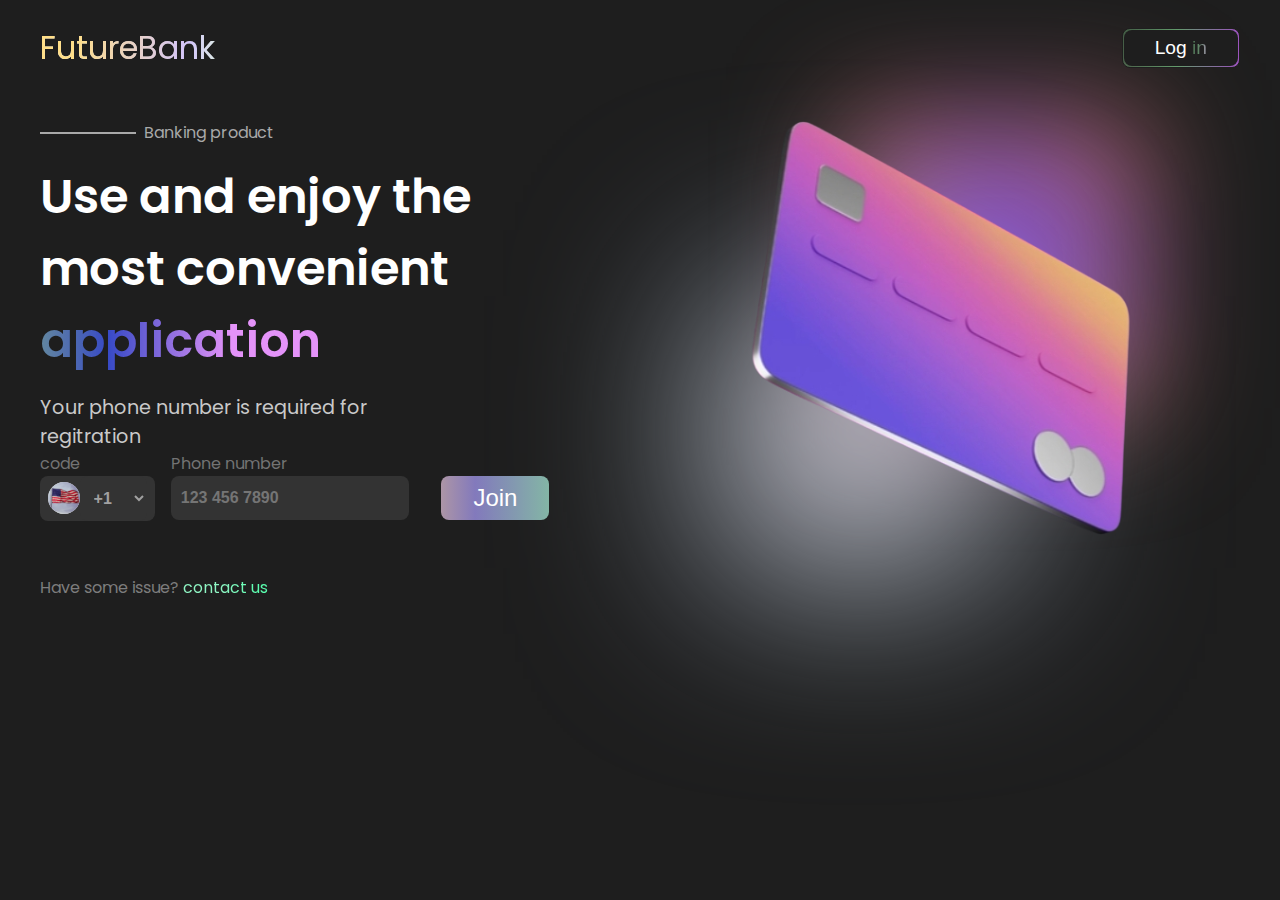
<file: bankapp/index.html>
<!DOCTYPE html>
<html lang="en">
<head>
    <meta charset="UTF-8">
    <meta http-equiv="X-UA-Compatible" content="IE=edge">
    <meta name="viewport" content="width=device-width, initial-scale=1.0">
    <title>Futurebank</title>
    <link href='https://fonts.googleapis.com/css?family=Poppins' rel='stylesheet'>
    <link rel="stylesheet" href="index.css">
</head>
<body>
    <header id="nav">
        <div id="logo">
            Future<span>Bank</span>
        </div>

        <button class="btn">
            Log <span>in</span>
        </button>

    </header>

    <section id="motd">
        <div>
            <div id="mes"><div id="line"></div><span>Banking product</span></div>
            <p id="bigmes">Use and enjoy the<br>
                most convenient<br>
                <span>application</span>
            </p>
            <div id="phoneheading">Your phone number is required for<br>regitration</div>
            <form id="phoneform">
                <div id="details">
                <div>
                    <label>code</label><br>
                    <div id="countryCode">
                    <img src="./images/country/england.svg">
                    <select id="cntcode" name="countryCode">
                       <option id="england" data-countryCode="US" value="1" Selected thumbnail="./images/country/england.svg">+1</option>
	                    <option data-countryCode="GB" value="44" ><img> +44</option>
                        </optgroup>
                    </select>
                    </div> 

                </div>
                <div>
                    <label>Phone number</label><br>
                    <input id="phonenoinput" type="tel" pattern="[0-9]{3} [0-9]{3} [0-9]{4}" placeholder="123 456 7890" required>
                </div>
                </div>
                <div id="phonebtndiv">
                    <button id="phonebtn" type="submit">Join</button>
                </div>
            </form>
            
                
                
        </div>
        
        <div id="carddiv">
            <div id="blur1"></div>
            <div id="blur2"></div>
            <img id="cardimg" src="./images/illustration/card.svg">
        </div>

    </section>

    <footer>
        <p>Have some issue? <span>contact us</span></p>
    </footer>
    
</body>
</html>
</file>
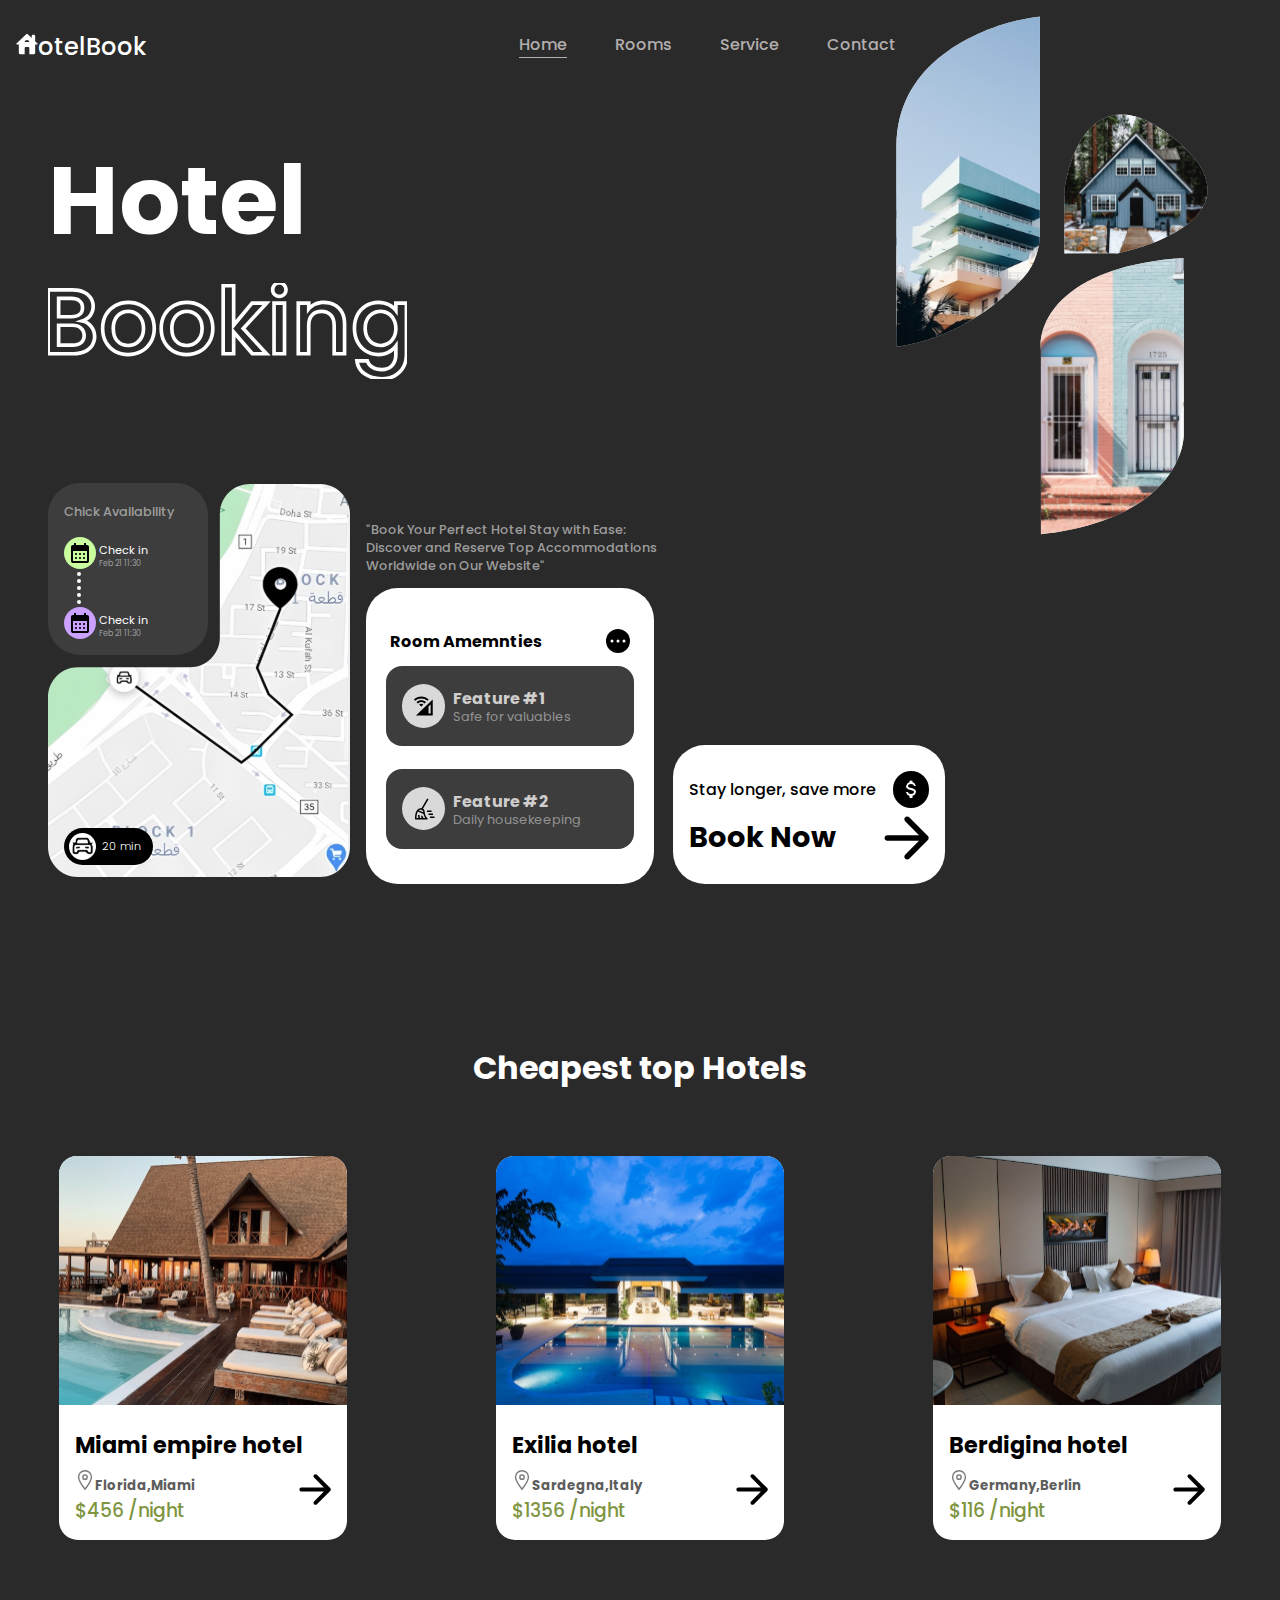
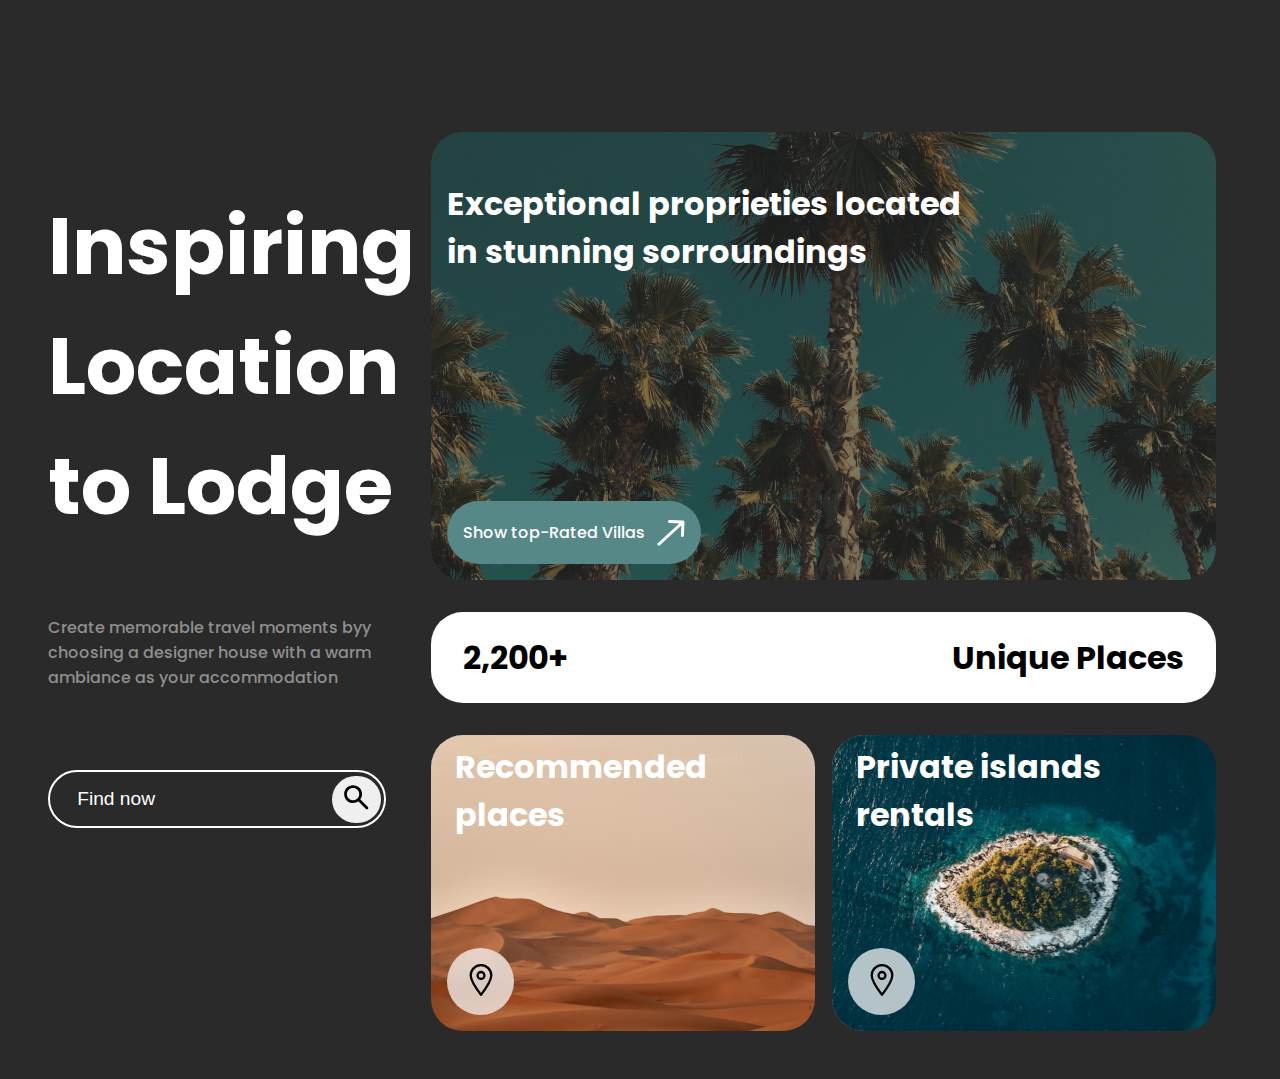
<file: hotelbooking/index.html>
<!DOCTYPE html>
<html lang="en">
<head>
    <meta charset="UTF-8">
    <meta http-equiv="X-UA-Compatible" content="IE=edge">
    <meta name="viewport" content="width=device-width, initial-scale=1.0">
    <title>HotelBook</title>
    <link href='https://fonts.googleapis.com/css?family=Poppins' rel='stylesheet'>
    <link rel="stylesheet" href="index.css">
</head>
<body>

    <header id="nav">
        <div id="navlogo">
            <img src="./icons/logo.svg"><span>otelBook</span>
        </div>
        <div id="subnav">
        <div id="navoptions">
            <ul>
                <li class="active">Home</li>
                <li>Rooms</li>
                <li>Service</li>
                <li>Contact</li>
            </ul>
        </div>
        <button id="navbtn">
            <svg width="25" height="18" viewBox="0 0 25 18" fill="none" xmlns="http://www.w3.org/2000/svg">
                <path d="M0.125 17.5H24.875V14.6667H0.125V17.5ZM0.125 10.4167H24.875V7.58333H0.125V10.4167ZM0.125 0.5V3.33333H24.875V0.5H0.125Z" fill="white"/>
                </svg>
        </button>

        <div id="designhousediv">
            <img src="./images/designhouse1.svg" alt="" id="house1">
            <div id="designhousesection">
            <img src="./images/designhouse3.svg" alt="" id="house3">
            <img src="./images/designhouse2.svg" alt="" id="house2">
            </div>
        </div>
        </div>
    </header>
    
    <section id="motd">
        <div>
            <h1>Hotel<br><img src="./icons/Booking.svg" alt="#"></h1>
        </div>
    </section>

    <div id="dashimg">

        <div id="mapbox">
            <div id="locbox">
                <p>Chick Availability</p>
                <div class="locflex" id="locflex1">
                    <div class="imgdiv"><img src="./icons/calender.svg"></div><h5>Check in<br><span>Feb 21 11:30</span></h5>
                </div>
                <div class="vertical_dotted_line"></div>
                <div class="locflex" id="locflex2">
                <div class="imgdiv" id="imgdiv2"><img src="./icons/calender.svg"></div><h5>Check in<br><span>Feb 21 11:30</span></h5>
                </div>
            </div>
            <img id="mapimg" src="./images/map.svg">
            <div id="timediv">
                <img src="./icons/car.svg">
                <h4>20 min</h4>
            </div>
            </div>

        
            <div id="featurediv">
                <p>"Book Your Perfect Hotel Stay with Ease:<br>
                    Discover and Reserve Top Accommodations<br>
                    Worldwide on Our Website"</p>
                <div id="featuresbox">
                    <section id="featureheading">
                        <h4>Room Amemnties</h4>
                        <div><svg xmlns="http://www.w3.org/2000/svg" fill="none" viewBox="0 0 24 24" stroke-width="1.5" stroke="currentColor" class="w-6 h-6">
                            <path stroke-linecap="round" stroke-linejoin="round" d="M6.75 12a.75.75 0 11-1.5 0 .75.75 0 011.5 0zM12.75 12a.75.75 0 11-1.5 0 .75.75 0 011.5 0zM18.75 12a.75.75 0 11-1.5 0 .75.75 0 011.5 0z" fill="white" />
                          </svg>
                          </div>
                    </section>
                    <div class="featuresection">
                        <section ><img id="featureimg1" src="./icons/network.svg"></section>
                        <h4>Feature #1 <br><span>Safe for valuables</span></h4>
                    </div>
                    <div class="featuresection" id="featuresection2">
                        <section><img id="featureimg2" src="./icons/carbon_clean.svg"></section>
                        <h4>Feature #2 <br><span>Daily housekeeping</span></h4>
                    </div>
        
                </div>
            </div>

            <div>
                <section id="bookingsection">
                    <div><p>Stay longer, save more</p>
                    <img id="dollarimg" src="./icons/dollar.svg"></div>
                    <h2>Book Now <img src="./icons/arrowright.svg" alt="#"></h2>
                </section>
            </div>

    </div>

        

    <div id="dashimg-sm">
        <p>"Book Your Perfect Hotel Stay with Ease:<br>
            Discover and Reserve Top Accommodations<br>
            Worldwide on Our Website"</p>
        <div>
        <div id="mapbox">
            <div id="locbox">
                <p>Chick Availability</p>
                <div class="locflex" id="locflex1">
                    <div class="imgdiv"><img src="./icons/calender.svg"></div><h5>Check in<br><span>Feb 21 11:30</span></h5>
                </div>
                <div class="vertical_dotted_line"></div>
                <div class="locflex" id="locflex2">
                <div class="imgdiv" id="imgdiv2"><img src="./icons/calender.svg"></div><h5>Check in<br><span>Feb 21 11:30</span></h5>
                </div>
            </div>
            <img id="mapimg" src="./images/map.svg">
            <div id="timediv">
                <img src="./icons/car.svg">
                <h4>20 min</h4>
            </div>
        </div>
        </div>

        <div id="featurediv">
            <div id="featuresbox">
                <section id="featureheading">
                    <h4>Room Amemnties</h4>
                    <div><svg xmlns="http://www.w3.org/2000/svg" fill="none" viewBox="0 0 24 24" stroke-width="1.5" stroke="currentColor" class="w-6 h-6">
                        <path stroke-linecap="round" stroke-linejoin="round" d="M6.75 12a.75.75 0 11-1.5 0 .75.75 0 011.5 0zM12.75 12a.75.75 0 11-1.5 0 .75.75 0 011.5 0zM18.75 12a.75.75 0 11-1.5 0 .75.75 0 011.5 0z" fill="white" />
                      </svg>
                      </div>
                </section>
                <div class="featuresection">
                    <section ><img id="featureimg1" src="./icons/network.svg"></section>
                    <h4>Feature #1 <br><span>Safe for valuables</span></h4>
                </div>
                <div class="featuresection" id="featuresection2">
                    <section><img id="featureimg2" src="./icons/carbon_clean.svg"></section>
                    <h4>Feature #2 <br><span>Daily housekeeping</span></h4>
                </div>
    
            </div>
        </div>

        <div>
            <section id="bookingsection">
                <div><p>Stay longer, save more</p>
                <img id="dollarimg" src="./icons/dollar.svg"></div>
                <h2>Book Now <img src="./icons/arrowright.svg" alt="#"></h2>
            </section>
        </div>


    </div>


    <div id="hotels">
        <h3 id="hoteltitle">Cheapest top Hotels</h3>
        <section id="hotelslider">
            <div class="hoteldiv">
                <img class="hotelimg" src="./images/miami.svg">
                <section class="hotelsection">
                    <h4>Miami empire hotel</h4>
                    <section class="hoteldetails">
                    <div>
                    <h5><img src="./icons/location.svg">Florida,Miami</h5>
                    <h3>$456 /night</h3>
                    </div>
                    <img class="hotelarrow" src="./icons/arrowright.svg">
                    </section>
                </section>
            </div>

            <div class="hoteldiv">
                <img class="hotelimg" src="./images/exilia.svg">
                <section class="hotelsection">
                    <h4>Exilia hotel</h4>
                    <section class="hoteldetails">
                    <div>
                    <h5><img src="./icons/location.svg">Sardegna,Italy</h5>
                    <h3>$1356 /night</h3>
                    </div>
                    <img class="hotelarrow" src="./icons/arrowright.svg">
                    </section>
                </section>
            </div>
    
            <div class="hoteldiv">
                <img class="hotelimg" src="./images/berdigian.svg">
                <section class="hotelsection">
                    <h4>Berdigina hotel</h4>
                    <section class="hoteldetails">
                    <div>
                    <h5><img src="./icons/location.svg">Germany,Berlin</h5>
                    <h3>$116 /night</h3>
                    </div>
                    <img class="hotelarrow" src="./icons/arrowright.svg">
                    </section>
                </section>
            </div>
        </section>


    </div>


    <div id="footer">
        <div id="footerleft">
            <h1>
                Inspiring<br>Location<br>to Lodge
            </h1>
            <p>Create memorable travel moments byy<br>choosing a designer house with a warm<br>ambiance as your accommodation </p>
            <div id="searchbox">
                <input type="text" placeholder="Find now"><button type="submit"><img src="./icons/search.svg"></button>
            </div>
        </div>

        <div id="footerright">
            <div id="bigimg">
                <h3>Exceptional proprieties located<br>
                in stunning sorroundings</h3>

                <div>
                    <p>Show top-Rated Villas</p><img src="./icons/arrowslantup.svg">
                </div>
            </div>
            <section id="placerating"><h1>2,200+</h1><h1>Unique Places</h1></section>
            <div id="smflex">
                <section class="smdiv" id="smdiv1">
                    <h3>Recommended <br> places</h3>
                    <button>
                        <svg width="20" height="20" viewBox="0 0 20 20" fill="none" xmlns="http://www.w3.org/2000/svg">
                            <path d="M16.4287 7.14244C16.4287 10.6996 10.0001 19.2853 10.0001 19.2853C10.0001 19.2853 3.57153 10.6996 3.57153 7.14244C3.57153 5.43748 4.24883 3.80234 5.45442 2.59675C6.66001 1.39116 8.29514 0.713867 10.0001 0.713867C11.7051 0.713867 13.3402 1.39116 14.5458 2.59675C15.7514 3.80234 16.4287 5.43748 16.4287 7.14244Z" stroke="#000000" stroke-width="1.42857" stroke-linecap="round" stroke-linejoin="round"/>
                            <path d="M10 9.28571C11.1835 9.28571 12.1429 8.32632 12.1429 7.14286C12.1429 5.95939 11.1835 5 10 5C8.81657 5 7.85718 5.95939 7.85718 7.14286C7.85718 8.32632 8.81657 9.28571 10 9.28571Z" stroke="#000000" stroke-width="1.42857" stroke-linecap="round" stroke-linejoin="round"/>
                            </svg>
                    </button>
                </section>

                <section class="smdiv" id="smdiv2">
                    <h3>Private islands<br>rentals </h3>
                    <button><svg width="20" height="20" viewBox="0 0 20 20" fill="none" xmlns="http://www.w3.org/2000/svg">
                        <path d="M16.4287 7.14244C16.4287 10.6996 10.0001 19.2853 10.0001 19.2853C10.0001 19.2853 3.57153 10.6996 3.57153 7.14244C3.57153 5.43748 4.24883 3.80234 5.45442 2.59675C6.66001 1.39116 8.29514 0.713867 10.0001 0.713867C11.7051 0.713867 13.3402 1.39116 14.5458 2.59675C15.7514 3.80234 16.4287 5.43748 16.4287 7.14244Z" stroke="#000000" stroke-width="1.42857" stroke-linecap="round" stroke-linejoin="round"/>
                        <path d="M10 9.28571C11.1835 9.28571 12.1429 8.32632 12.1429 7.14286C12.1429 5.95939 11.1835 5 10 5C8.81657 5 7.85718 5.95939 7.85718 7.14286C7.85718 8.32632 8.81657 9.28571 10 9.28571Z" stroke="#000000" stroke-width="1.42857" stroke-linecap="round" stroke-linejoin="round"/>
                        </svg>
                    </button>
                </section>
            </div>
        </div>


    </div>

    <div id="footerright-sm">
        <div id="bigimg-sm">
            <h3>Exceptional proprieties located<br>
            in stunning sorroundings</h3>

            <div>
                <p>Show top-Rated Villas</p><img src="./icons/arrowslantup.svg">
            </div>
        </div>
        <div id="smflex-sm">
            <section class="smdiv-sm" id="smdiv1-sm">
                <h3>Recommended <br> places</h3>
                <button>
                    <svg width="20" height="20" viewBox="0 0 20 20" fill="none" xmlns="http://www.w3.org/2000/svg">
                        <path d="M16.4287 7.14244C16.4287 10.6996 10.0001 19.2853 10.0001 19.2853C10.0001 19.2853 3.57153 10.6996 3.57153 7.14244C3.57153 5.43748 4.24883 3.80234 5.45442 2.59675C6.66001 1.39116 8.29514 0.713867 10.0001 0.713867C11.7051 0.713867 13.3402 1.39116 14.5458 2.59675C15.7514 3.80234 16.4287 5.43748 16.4287 7.14244Z" stroke="#000000" stroke-width="1.42857" stroke-linecap="round" stroke-linejoin="round"/>
                        <path d="M10 9.28571C11.1835 9.28571 12.1429 8.32632 12.1429 7.14286C12.1429 5.95939 11.1835 5 10 5C8.81657 5 7.85718 5.95939 7.85718 7.14286C7.85718 8.32632 8.81657 9.28571 10 9.28571Z" stroke="#000000" stroke-width="1.42857" stroke-linecap="round" stroke-linejoin="round"/>
                        </svg>
                </button>
            </section>

            <section class="smdiv-sm" id="smdiv2-sm">
                <h3>Private islands<br>rentals </h3>
                <button><svg width="20" height="20" viewBox="0 0 20 20" fill="none" xmlns="http://www.w3.org/2000/svg">
                    <path d="M16.4287 7.14244C16.4287 10.6996 10.0001 19.2853 10.0001 19.2853C10.0001 19.2853 3.57153 10.6996 3.57153 7.14244C3.57153 5.43748 4.24883 3.80234 5.45442 2.59675C6.66001 1.39116 8.29514 0.713867 10.0001 0.713867C11.7051 0.713867 13.3402 1.39116 14.5458 2.59675C15.7514 3.80234 16.4287 5.43748 16.4287 7.14244Z" stroke="#000000" stroke-width="1.42857" stroke-linecap="round" stroke-linejoin="round"/>
                    <path d="M10 9.28571C11.1835 9.28571 12.1429 8.32632 12.1429 7.14286C12.1429 5.95939 11.1835 5 10 5C8.81657 5 7.85718 5.95939 7.85718 7.14286C7.85718 8.32632 8.81657 9.28571 10 9.28571Z" stroke="#000000" stroke-width="1.42857" stroke-linecap="round" stroke-linejoin="round"/>
                    </svg>
                </button>
            </section>
        </div>
    </div>


    
</body>
</html>
</file>
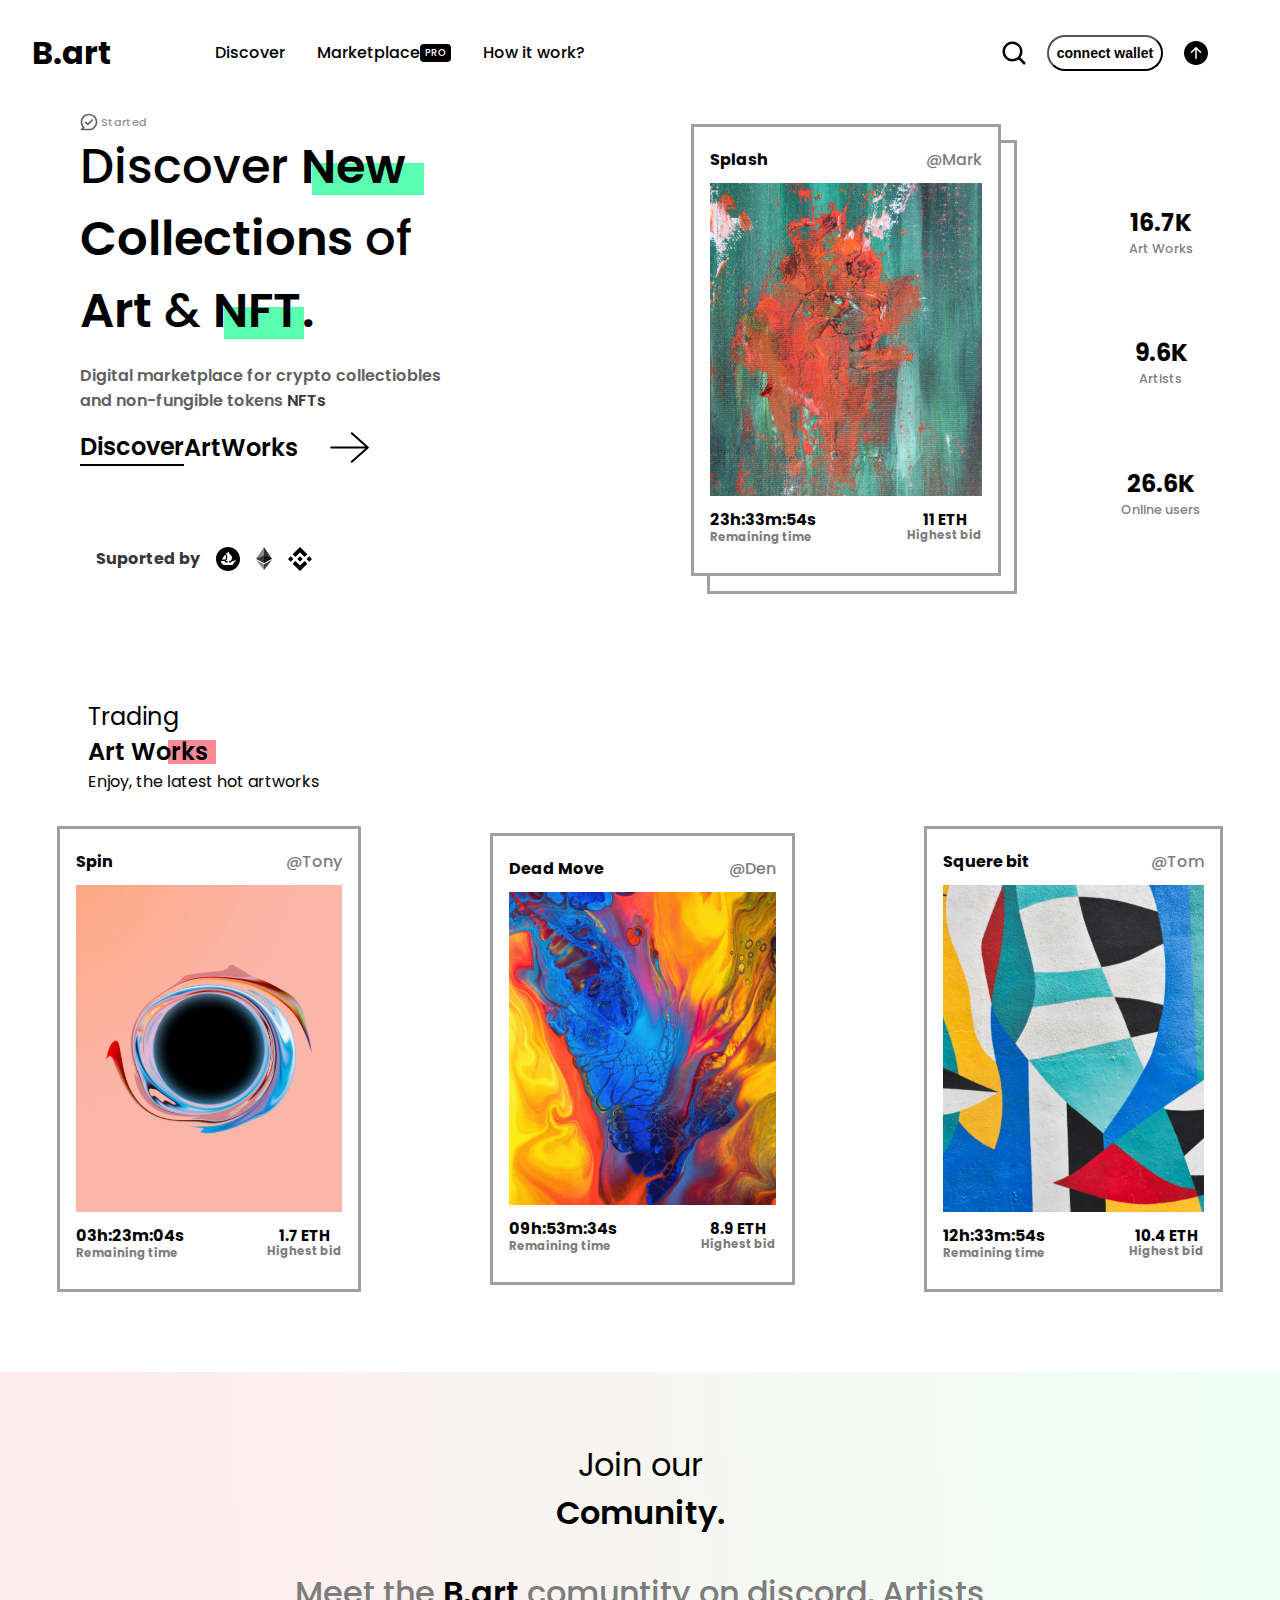
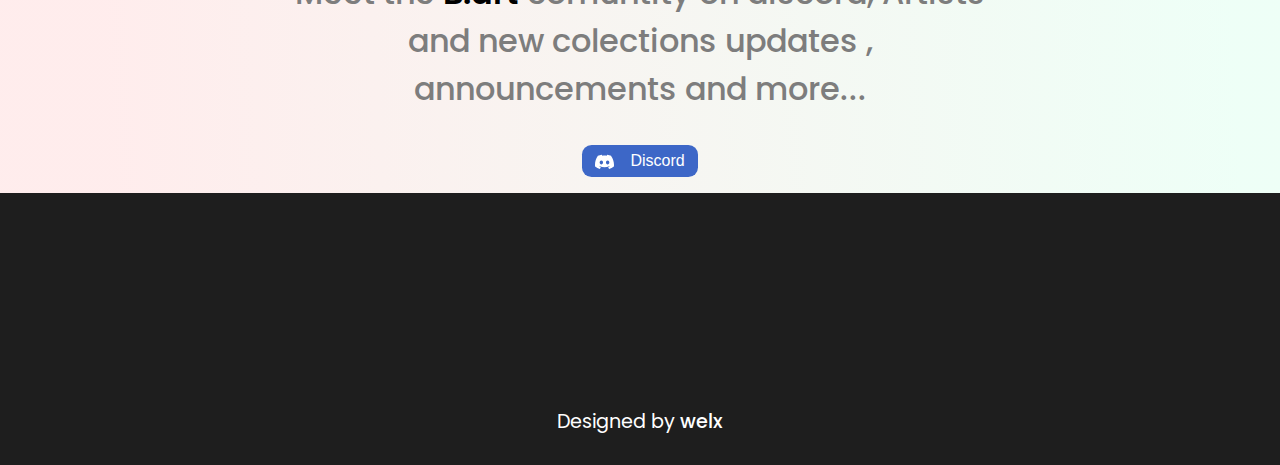
<file: nftWebsite/index.html>
<!DOCTYPE html>
<html lang="en">
<head>
    <meta charset="UTF-8">
    <meta http-equiv="X-UA-Compatible" content="IE=edge">
    <meta name="viewport" content="width=device-width, initial-scale=1.0">
    <title>B.art</title>

    <link href='https://fonts.googleapis.com/css?family=Poppins' rel='stylesheet'>
    <link rel="stylesheet" href="index.css">
</head>
<body>
    <header id="navbar">
        <div id="subnavleft">
            <h1>B.art</h1>
            <ul>
                <li>Discover</li>
                <li>Marketplace <span id="boldback">PRO</span></li>
                <li>How it work?</li>
            </ul>
        </div>
        <div id="subnavright">
            <img src="./icons/search.svg">
            <button id="contbtn">connect wallet</button>
            <img src="./icons/arrowup.svg">
        </div>
        <div id="subnavright-sm">
            <img src="./icons/search.svg">
            <img src="./icons/wallet.svg">
        </div>
    </header>

    <main id="motd">
        
        <div>
            <div id="message">
                <img src="./icons/message.svg"><span id="mes">Started</span>
            </div>
            <div id="motdmessage">Discover <span>New</span><div class="backbox" id="box1"></div><br>
                <span>Collections</span> of<br id="break">
                <span>Art</span> & <span>NFT.</span><div class="backbox" id="box2"></div>
            </div>
            <div id="motdsub">
                Digital marketplace for crypto collectiobles<br>
                and non-fungible tokens <span>NFTs</span>
            </div>
            <div id="motdbig"><span>Discover</span> ArtWorks <img src="./icons/arrowright.svg"></div>
            <div id="supportby">
                <h3>Suported by</h3>
                <img src="./icons/boat.svg">
                <img src="./icons/ethereum.svg">
                <img src="./icons/diamond.svg">
            </div>
        </div>

        <section id="imgrating">
            <div class="imgshadow"></div>
        <div>
            <div class="imgbox">
                <div class="imgheading"><h4>Splash</h4><p>@Mark</p></div>
                <img src="./images/imagemark.svg">
                <div class="imgfooter">
                    <div class="time"><h4>23h:33m:54s<div>Remaining time</div></h4></div>
                    <div class="eth"><h3>11 ETH<div>Highest bid</div></h3></div>
                </div>
            </div>
        </div>

        <div class="rating">
            <div><h2>16.7K<div class="ratingcat">Art Works</div></h2></div>
            <div><h2>9.6K<div class="ratingcat">Artists</div></h2></div>
            <div><h2>26.6K<div class="ratingcat">Online users</div></h2></div>
        </div>
    </section>
    </main>

    <main id="motd-sm">
    <div class="rating-sm">
        <div><h2>16.7K<div class="ratingcat">Art Works</div></h2></div>
        <div><h2>9.6K<div class="ratingcat">Artists</div></h2></div>
        <div><h2>26.6K<div class="ratingcat">Online users</div></h2></div>
    </div>
    <div>
        <div id="motdbig-sm">Discover <span>ArtWorks</span> <img src="./icons/arrowright.svg"></div>
    </div>
    </main>

    <div id="supportby-sm">
        <h3>Suported by</h3>
        <img src="./icons/boat.svg">
        <img src="./icons/ethereum.svg">
        <img src="./icons/diamond.svg">
    </div>


    
    <div id="tradingheading">
        <div>Trading</div>
        <div class="backbox" id="box3"></div>
        <section>Art Works</section>
        <p>Enjoy, the latest hot artworks</p>
    </div>
    <section class="nfts">
            <div class="imgbox">
                <div class="imgheading"><h4>Spin</h4><p>@Tony</p></div>
                <img src="./images/imagetony.svg">
                <div class="imgfooter">
                    <div class="time"><h4>03h:23m:04s<div>Remaining time</div></h4></div>
                    <div class="eth"><h3>1.7 ETH<div>Highest bid</div></h3></div>
                </div>
            </div>

            <div class="imgbox">
                <div class="imgheading"><h4>Dead Move</h4><p>@Den</p></div>
                <img src="./images/imageden.svg">
                <div class="imgfooter">
                    <div class="time"><h4>09h:53m:34s<div>Remaining time</div></h4></div>
                    <div class="eth"><h3>8.9 ETH<div>Highest bid</div></h3></div>
                </div>
            </div>

            <div class="imgbox">
                <div class="imgheading"><h4>Squere bit</h4><p>@Tom</p></div>
                <img src="./images/imagetom.svg">
                <div class="imgfooter">
                    <div class="time"><h4>12h:33m:54s<div>Remaining time</div></h4></div>
                    <div class="eth"><h3>10.4 ETH<div>Highest bid</div></h3></div>
                </div>
            </div>
    </section>

    <footer>
        <center>
            <h1>Join our <br><span>Comunity.</span></h1>
            <p>
                Meet the <span>B.art</span> comuntity on discord, Artists<br>
                and new colections updates ,<br>
                announcements and more...
            </p>
            <button id="discordbtn"><img src="./icons/discord.svg">Discord</button>
        </center>
    </footer>

    <div id="bottomdiv">
        <h1>Designed by <span>welx</span></h1>
    </div>


</body>
</html>
</file>
<file: bankapp/index.css>
body{
    font-family: 'Poppins';
    font-weight: 500;
    padding: 0px;
    color: #FFFFFF;
    background-color: #1E1E1E;
    scroll-behavior: smooth;
}

#nav{
    display: flex;
    justify-content: space-between;
    align-items: center;
    padding: 1rem 2rem;
    font-size: 2rem;
    font-weight: 400;
    
}

#logo{
    background: linear-gradient(91.77deg, #FFDE88 19.3%, rgba(167, 139, 247, 0.505797) 84.5%, rgba(185, 250, 169, 0.432292) 108.74%, rgba(94, 255, 18, 0) 227.59%), linear-gradient(0deg, #FFFFFF, #FFFFFF);
    -webkit-background-clip: text;
    -webkit-text-fill-color: transparent;
    cursor: pointer;
}


.btn {
    padding: 0.5rem 2rem;
    border: none;
    outline: none;
    position: relative;
    z-index: 1;
    border-radius: 0.5rem;
    border: 1px solid #1E1E1E;
    background: linear-gradient(269.58deg, #B239DD -19.97%, rgba(151, 255, 168, 0.554278) 53.52%, rgba(255, 165, 165, 0) 144.91%);
    font-size: 1.2rem;
    color: #FFFFFF;
    cursor: pointer;
}
.btn::before {
    content: "";
    position: absolute;
    left: 1px;
    right: 1px;
    top: 1px;
    bottom: 1px;
    border-radius: 0.5rem;
    background-color: #1E1E1E;
    z-index: -1;
    transition: 200ms
}

.btn span{
    background: linear-gradient(268.68deg, #E29CEE -65.4%, rgba(148, 230, 161, 0.522954) 61.56%, rgba(255, 255, 255, 0) 200.73%);
    -webkit-background-clip: text;
    -webkit-text-fill-color: transparent;

}


#motd{
    display: flex;
    justify-content: space-between;
    margin: 2rem 2rem;
}

#mes{
    display: flex;
    align-items:center;
    gap:0.5rem;
}

#line{
    height: 2px;
    width: 6rem;
    background-color: #A9A9A9;
}

#mes span{
    color: #A9A9A9;
    font-weight: 400;
}

#bigmes{
    margin: 1rem 0rem;
    font-size: 3rem;
    font-weight: 600;
}

#bigmes span{
    background: linear-gradient(270deg, #E493F9 32.32%, rgba(63, 86, 242, 0.790884) 75.59%, rgba(179, 255, 209, 0.61) 113.01%);
    -webkit-background-clip: text;
    -webkit-text-fill-color: transparent;
}

#phoneheading{
    color: #C9C9C9;
    font-size: 1.2rem;
    font-weight: 400;
}

#phoneform{
    display: flex;
    align-items: center;
    gap: 2rem;
}

#details{
    display: flex;
    justify-content: space-between;
    gap: 1rem;
    align-content: center;
}

#phoneform label{
    color: #737373;
    font-size: 1rem;
    font-weight: 400;
}

#phoneform input{
    background-color:#333333;
    border: none;
    padding: 0.8rem 0.6rem;
    border-radius: 0.5rem;
    font-size: 1rem;
    font-weight: 600;
    color: #A1A1A1;
}

#phoneform select{
    background-color:#333333;
    border: none;
    padding: 0.8rem 0.6rem;
    border-radius: 0.5rem;
    font-size: 1rem;
    font-weight: 600;
    color: #A1A1A1;
}

#phoneform input:focus{
    outline: none;
}

#cntcode{
    cursor: pointer;
}

#countryCode{
    display: flex;
    justify-content: center;
    align-items: center;
    background-color: #333333;
    padding: 0rem 0.5rem;
    border-radius: 0.5rem;
}

#countryCode img{
    width: 2rem;
    height: 2rem;
}

#cntcode:focus{
    outline: none;
}

#phonebtn{
    margin-top: 1.5rem;
    background: linear-gradient(269.95deg, #84EE8F -64.98%, rgba(164, 152, 241, 0.75) 68.36%, #FFCB7C 160.63%);
    border: none;
    padding: 0.5rem 2rem;
    border-radius: 0.5rem;
    color: #FFFFFF;
    font-size: 1.5rem;
    font-weight: 300 !important;
    cursor: pointer;
}

#endland{
    background-image:url("./images/country/england.svg");
}



#cardimg{
    margin-right: 5rem;
}

#blur1{
    position: absolute;
    height: 18rem;
    width: 18rem;
    /* background-color: white; */
    background: radial-gradient(#3F21F2, #F98F54 );
    filter: blur(60px);
    margin-left: 10rem;
    z-index: -10;
}


#blur2{
    position: absolute;
    height: 17rem;
    width: 17rem;
    background: radial-gradient(#FF78E1 ,#CEFBD8,#7D6CE3);
    filter: blur(100px);
    margin-top: 11rem;
    margin-left: 2rem;
    z-index: -10;
}

footer{
    margin: 0.5rem 2rem;
}

footer p{
    font-size: 1rem;
    font-weight: 400;
    color: #7D7D7D;
}

footer p span{
    background: linear-gradient(90deg, #8ef5c3 44.76%, #59FFAF 89.67%);
    -webkit-background-clip: text;
    -webkit-text-fill-color: transparent;
    cursor: pointer;
}

@media (max-width: 900px){

    #nav{
        padding: 1rem 0.2rem;
    }

    .btn{
        font-size: 1rem;
    }

    #logo{
        font-size: 1.5rem;

    }

    #motd{
        display: flex;
        flex-direction: column;
        width: 100%;
        margin: 1rem 0rem 0rem 0rem;
    }

    #motd div p br{
        display: none;
    }

    #line{
        display: none;
    }

    #mes{
        display: block;
        text-align: center;
    }

    #bigmes{
        font-size: 2.5rem;
        text-align: center;
        width: 100%;
        margin-top: 0px;
    }

    #carddiv{
        z-index: -5;
        position: absolute;
        left: 0;
        top: 2rem;
        display: flex;
        justify-content: center;
        align-items: start;
        width: 100vw;
        height: 100vh; 
        overflow: hidden;
    }

    #blur1{
        margin-top: 11rem;
        margin-left: 5rem;
    }

    #blur2{
        display: none;
    }



    #cardimg{
        margin: 5rem 0rem 0rem -4rem;
    }

    #phoneheading{
        text-align: center;
        font-weight: 600;
    }

    #phoneform{
        flex-direction: column;
        align-items: start;
        gap: 1rem;
        margin: 1rem 0rem 0rem 1rem;
    }

    #details{
        width: 100%;
        display: flex;
        justify-content: center;
        align-items: center;
    }

    #details label{
        font-weight: 600;
    }
    #phonenoinput{
        width: 10rem;
    }
    
    #phonebtndiv{
        display: flex;
        justify-content: center;
        width: 100%;
        margin: 0rem 0rem 1rem 0rem;
        
    }

    footer{
        text-align: center;
    }
}
</file>
<file: hotelbooking/index.css>
body{
    margin: 0px;
    padding: 0px;
    font-weight: 500;
    font-family: 'Poppins';
    color: #FFFFFF;
    scroll-behavior: smooth;
    background-color: #2A2A2A;
}



#nav{
    display: flex;
    justify-content: space-between;
    align-items: start;
    margin: 1rem;
    height: 3rem;
}


#navlogo span{
    font-size: 1.5rem;
}

#navlogo{
    margin-top: 0.8rem;
    cursor: pointer;    
}

#navbtn{
    background-color: #2A2A2A;
    border: none;
    display: none;
}

#navoptions ul{
    list-style-type: none;
    display: flex;
    justify-content: space-around;
    gap: 3rem;
    color: #B3AEAE;
}

#navoptions ul li{
    cursor: pointer;
}

.active{
    border-bottom: #B3AEAE 1px solid;
}

#subnav{
    display: flex;
    margin-right: 3rem;
}

#designhousediv{
    width: 20rem;
}

#designhouseesection{
    margin-left: 5rem;
    width: fit-content;
}

#designhousediv img{
    width: 9rem;
}

#house3{
    position: absolute;
    margin-top: -15rem;
    margin-left: 10.5rem;
}

#house2{
display: block;
position: absolute;
margin-left: 9rem;
margin-top: -6rem;

}


#motd{
    margin-left: 3rem;
    font-size: 3rem;
}

#motd div h1 img{
    height: 6rem;
}



#locbox{
    background-color: #3D3D3D;
    display: flex;
    flex-direction: column;
    justify-content: start;
    align-items: start;
    padding: 0.3rem 2rem 0.5rem 1rem;
    height: 10rem;
    width: 7rem;
    border-radius: 2rem;
}

#mapbox{
    width: fit-content;
}

#mapbox img{
    margin-left: 0px;
}

#locbox p{
    color: #9D9D9D;
    font-size: 0.8rem;
    margin-top: 1rem;
}

.imgdiv{
    display: flex;
    justify-content: center;
    align-items: center;
    background-color: #C9FF9F;
    border-radius: 5rem;
    width: 2rem;
    height: 2rem;
}

#imgdiv2{
    background-color: #CBA2FF;
}

.vertical_dotted_line{
    border-left: 4px dotted #FFFFFF;
    height: 2rem;
    position: absolute;
    margin-top: 5.3rem;
    margin-left: 0.8rem;
} 

.locflex{
    display: flex;
    justify-content: start;
    align-items: center;
}

.locflex h5{
    font-size: 0.7rem;
    font-weight: 400;
    margin-left: 0.2rem;
    margin-top: 1.5rem;
    display: flex;
    flex-direction: column;
    gap: 0rem;
}

.locflex h5 span{
    color: #9D9D9D;
    font-size: 0.5rem;
    margin-top: -0.1rem;
}

#locflex1{
    margin-top: -1rem;
    margin-bottom: -1rem;
}

#locflex2{
    margin-top: 1rem;
    margin-bottom: -1rem;
}

#mapimg{
    margin-top: -10.7rem;
    margin-left: 3rem;   
}

#timediv{
    position: absolute;
    background-color: #000000;
    width: fit-content;
    height: 1.9rem;
    display: flex;
    justify-content: center;
    align-items: center;
    padding: 0.2rem 0.3rem;
    border-radius: 2rem;
    margin-top: -3.5rem;
    margin-left: 1rem;
}

#timediv h4{
    font-size: 0.7rem;
    font-weight: 300;
    margin: 0rem 0.4rem;
}

#dashimg-sm{
    display: none;
}

#dashimg{
    display: flex;
    align-items: end;
    gap: 1rem;
    margin-left: 3rem;
}

#featurediv{
    font-size: 0.8rem;
    color: #9D9D9D;
}


#featuresbox{
    background-color: #FFFFFF;
    color: #000000;
    display: flex;
    flex-direction: column;
    justify-content: space-around;
    align-items: center;
    width: 18rem;
    height: 18.5rem;
    gap: 2rem;
    border-radius: 2rem;
}




#featureheading{
    color: #000000;
    display: flex;
    justify-content: space-between;
    align-items: center;
    width: fit-content;
    height: fit-content;
    font-size: 1rem;
    gap: 4rem;
    margin-bottom: -5rem;
}

#featureheading div{
    background-color: #000000;
    width: 1.5rem;
    height: 1.rem;
    color: #FFFFFF;
    display: flex;
    justify-content: center;
    align-items: center;
    border-radius: 5rem; 
}

.featuresection{
    background-color: #3D3D3D;
    display: flex;
    justify-content: start;
    align-items: center;
    height: 3rem;
    padding: 1rem;
    border-radius: 1rem;
    align-content: stretch;
    width: 13.5rem;
}

#featuresection2{
    margin-top: -3rem;
    margin-bottom: 1rem;
}

.featuresection h4{
    font-size: 1rem;
    color: #D0CDCD;
    display: flex;
    flex-direction: column;
    justify-content: start;
    align-items: start;
}

.featuresection h4 span{
    font-size: 0.8rem;
    color: #939393;
    font-weight: 400;
    margin-top: -0.2rem;
}

.featuresection section{
    display: flex;
    justify-content: center;
    align-items: center;
    background-color: #D9D9D9;
    padding: 0.6rem;
    border-radius: 3rem;
    margin-right: 0.5rem;
}

.featuresection section img{
    width: 1.2rem;
}

#featureimg1{
    width: 1.3rem;
    height: 1.3rem;
    margin: 0.1rem;
}


#featureimg2{
    width: 1.5rem;
    height: 1.5rem;
} 


#bookingsection{
    background-color: #FFFFFF;
    color: #000000;
    width: 15rem;
    height: fit-content;
    display: flex;
    flex-direction: column;
    padding: 1rem 1rem 0rem 1rem;
    border-radius: 2rem;
}

#bookingsection div{
    display: flex;
    justify-content: space-between;
    align-items: center;
}

#bookingsection h2{
    display: flex;
    justify-content: space-between;
    font-size: 1.8rem;
    margin-top: -0.1rem;
    cursor: pointer;
}

#dollarimg{
    background-color: #000000;
    padding: 0.6rem 0.8rem;
    border-radius: 2rem;
}

#hotels{
    margin: 10rem 0rem;
}

#hoteltitle{
    font-size: 2rem;
    text-align: center;
}

.hoteldiv{
    background-color: #FFFFFF;
    width: 18rem;
    height: 24rem;
    color: #000000;
    border-radius: 1.2rem;
    margin: 2rem;
    cursor: pointer;
}

.hotelimg{
    width: 18rem;
}

.hotelsection{
    padding: 1rem;
}

.hotelsection h4{
    margin: 0px;
    font-size: 1.4rem;
}

.hotelsection section div{
    display: flex;
    flex-direction: column;
}

.hotelsection section div h5{
    margin: 0.5rem 0rem;
    color: #5D5D5D;
}

.hotelsection section div h3{
    margin: -0.5rem 0rem;
    color: #7F9541;
    font-weight: 500;
}

.hoteldetails{
    display: flex;
    flex-direction: row;
    justify-content: space-between;
}

.hotelarrow{
    width: 2rem;
}

#hotelsection{
    margin-top: 23rem;
}

#hotelheading{
    font-size: 2rem;
    margin-bottom: 5rem;
}


#hotelslider{
    display: flex;
    justify-content: space-around;
    align-items: center;
    overflow-x: scroll;
    gap: 2rem;
}

#hotelslider::-webkit-scrollbar{
    display: none;
}



#footerleft{
    display: flex;
    flex-direction: column;
    align-items: start;
}

#footerleft h1{
    font-size: 5rem;
}

#footerleft p{
    color: #8F8F8F;
}

#searchbox{
    border: #FFFFFF 2px solid;
    width: fit-content;
    background-color: #2A2A2A;
    border-radius: 2rem;
    padding: 0.2rem;
    display: flex;
    justify-content: start;
    align-items: center;
    margin-top: 4rem;
}

#searchbox input{
    background-color: #2A2A2A;
    font-size: 1.2rem;
    color: #FFFFFF;
    padding: 0.5rem;
    border: none;
    border-radius: 2rem;
    margin-left: 1rem;

}

#searchbox input:focus{
    outline: none;
}

#searchbox input::placeholder{
    font-size: 1.2rem;
    color: #FFFFFF;
}

#searchbox button{
    border: none;
    border-radius: 2rem;
    padding: 0.6rem 0.75rem;
    cursor: pointer;
}



#footerright{
    display: flex;
    flex-direction: column;
    align-items: stretch;
    gap: 2rem;
    margin-right: 1rem;
    flex-grow: 1;
}

#bigimg{
    background-image: url("./images/palmtree.svg");
    background-size: cover;
    background-repeat: no-repeat;
    height: 26rem;
    border-radius: 2rem;
    display: flex;
    flex-direction: column;
    justify-content: space-between;
    align-items: start;
    padding: 1rem;
}



#bigimg h3{
    font-size: 2rem;
}

#bigimg div{
    background-color: #578888;   
    backdrop-filter: blur(10px);
    display: flex;
    align-items: center;
    gap: 0.7rem;
    padding: 0.2rem 1rem;
    border-radius: 2rem;
    cursor: pointer;
}

#placerating{
    display: flex;
    justify-content: space-between;
    align-items: center;
    background-color: #FFFFFF;
    color: #000000;
    border-radius: 2rem;
    padding: 0rem 2rem;
    font-size: 1rem;
}

#smflex{
    display: flex;
    flex-direction: row;
    justify-content: space-between;
    align-items: center;
}

.smdiv{
    width: 22rem;
    height: 18.5rem;
    padding: 0rem 1rem;
    border-radius: 2rem;
    display: flex;
    flex-direction: column;
    justify-content: space-between;
    align-items: start;
}

.smdiv h3{
    font-size: 2rem;
    margin: 0.5rem;
}

.smdiv button{
    background-color: #ffffffb4;   
    backdrop-filter: blur(10px);
    padding: 1rem 1.1rem;
    border: none;
    border-radius: 3rem;
    margin-bottom: 1rem;
    cursor: pointer;
}

.smdiv button svg{
    width: 2rem;
    height: 2rem;
}



#smdiv1{
    background-image: url("./images/desert.svg");
    background-size: cover;
    background-repeat: no-repeat;
    background-position: center;
}

.smdiv{
    background-image: url("./images/island.svg");
    background-size: cover;
    background-repeat: no-repeat;
}

#footer{
    display: flex;
    justify-content: space-around;
    align-items: start ;
    gap: 1rem;
    margin: 3rem;
}


@media (max-width: 860px){


    #nav{
        justify-content: space-between;
        align-items: center;
        margin: 0.5rem;
    }

    #subnav{
        width: 0rem;
    }

    #navoptions{
        display: none;
    }

    #navbtn{
        display: block;
        cursor: pointer;
    }

    #navlogo{
        margin-top: 0rem;
    }

    #designhousediv{
        display: none;
    }

    #motd{
        margin-left: 0rem;
        font-size: 3rem;
        display: flex;
        flex-direction: column;
        justify-content: center;
        align-items: center;
        text-align: center;
    }
    
    #motd div h1 img{
        height: 5.3rem;
    }


    #dashimg{
        display: none;
    }

    #dashimg-sm{
        display: flex;
        flex-direction: column;
        align-items: center;
        justify-content: space-around;
        gap: 2rem;
    }

    #dashimg-sm p{
        font-size: 0.8rem;
        color: #9D9D9D;
        text-align: center;
    }

    
    #hotelslider{
        display: flex;
        justify-content: start;
        align-items: center;
        overflow-x: scroll;
        gap: 2rem;
    }

    #footerleft{
        display: flex;
        flex-direction: column;
        align-items: center;
        justify-content: center;
    }

    #footerleft h1{
        font-size: 4rem;
        text-align: center;
    }

    #footerleft p{
        text-align: center;
    }
    
    #searchbox{
        margin-top: -0.1rem;
    }

    
    #footer{
        display: flex;
        flex-direction: column;
        justify-content: space-around;
        align-items: center ;
        gap: 1rem;
        margin: 3rem;
    }
    
    #footerright{
        display: none;
    }


    #footerright-sm{
        display: block !important;
        margin: 0.5rem;
    }

    #bigimg-sm{
        background-image: url("./images/palmtree.svg");
        background-size: cover;
        background-repeat: no-repeat;
        height: 15rem;
        padding: 0.7rem;
        display: flex;
        flex-direction: column;
        justify-content: space-between;
        align-items: start;
        border-radius: 2rem;
    }

    #bigimg-sm div{
        cursor: pointer;
    }
    
    #bigimg-sm h3{
        font-size: 1.2rem;
    }

    #bigimg-sm div p{
        font-size: 0.6rem;
    }

    #bigimg-sm div img{
        height: 1rem;
    }

    #bigimg-sm div{
        background-color: #578888;   
        backdrop-filter: blur(10px);
        display: flex;
        align-items: center;
        gap: 0.7rem;
        padding: 0.2rem 1rem;
        border-radius: 2rem;
    }

    #smflex-sm{
        position: relative !important;
        display: flex;
        flex-direction: row;
        justify-content: space-around !important;
        align-items: center;
        margin: 1rem 0.5rem !important;
        gap: 0rem !important;
    }

    .smdiv-sm{
        border-radius: 2rem;
        display: flex;
        flex-direction: column;
        justify-content: space-between;
        align-items: start;
        width: 8rem;
        height: 7.5rem;
        padding: 0.8rem;
    }

    .smdiv-sm h3{
        font-size: 0.8rem;
    }

    .smdiv-sm button{
        background-color: #ffffffb4;   
        backdrop-filter: blur(10px);
        padding: 0.4rem 0.5rem;
        border: none;
        border-radius: 3rem;
        cursor: pointer;
    }

    .smdiv-sm button svg{
        width: 0.8rem;
        height: 0.8rem;
    }

    #smdiv1-sm{
        background-image: url("./images/desert.svg");
        background-size: cover;
        background-repeat: no-repeat;
        background-position: center;
    }

    #smdiv2-sm{
        background-image: url("./images/island.svg");
        background-size: cover;
        background-repeat: no-repeat;
        background-position: center;
    }



}

#footerright-sm{
    display: none;
}

@media (max-width: 1024px){

   

    #hotelslider{
        display: flex;
        justify-content: start;
        align-items: center;
        overflow-x: scroll;
        gap: 2rem;
    }

    
    #footerleft{
        display: flex;
        flex-direction: column;
        align-items: center;
        justify-content: center;
    }

    #footerleft h1{
        font-size: 4rem;
        text-align: center;
    }

    #footerleft p{
        text-align: center;
    }
    
    #searchbox{
        margin-top: -0.1rem;
    }

    
    #footer{
        display: flex;
        flex-direction: column;
        justify-content: space-around;
        align-items: center ;
        gap: 1rem;
        margin: 3rem;
    }
    
    #footerright{
        display: none;
    }


    #footerright-sm{
        display: block !important;
        margin: 0.5rem;
    }

    #bigimg-sm{
        background-image: url("./images/palmtree.svg");
        background-size: cover;
        background-repeat: no-repeat;
        height: 15rem;
        padding: 1rem;
        display: flex;
        flex-direction: column;
        justify-content: space-between;
        align-items: start;
        border-radius: 2rem;
    }

    
    #bigimg-sm h3{
        font-size: 1.2rem;
    }

    #bigimg-sm div{
        z-index: 2;
        cursor: pointer;
    }

    #bigimg-sm div p{
        font-size: 0.6rem;
        font-weight: 300 !important;
    }

    #bigimg-sm div img{
        height: 1rem;
    }

    #bigimg-sm div{
        background-color: #578888;   
        backdrop-filter: blur(10px);
        display: flex;
        align-items: center;
        gap: 0.7rem;
        padding: 0.2rem 1rem;
        border-radius: 2rem;
    }

    #smflex-sm{
        position: absolute;
        display: flex;
        flex-direction: row;
        justify-content: end;
        align-items: center;
        gap: 2rem;
        margin-top: -10rem;
        margin-left: -3rem;
        width: 100%;
    }

    .smdiv-sm{
        border-radius: 2rem;
        display: flex;
        flex-direction: column;
        justify-content: space-between;
        align-items: start;
        width: 8rem;
        height: 7.5rem;
        padding: 0.8rem;
    }

    .smdiv-sm h3{
        font-size: 0.8rem;
        font-weight: 300 !important;
    }

    .smdiv-sm button{
        background-color: #ffffffb4;   
        backdrop-filter: blur(10px);
        padding: 0.4rem 0.5rem;
        border: none;
        border-radius: 3rem;
        cursor: pointer;
    }

    .smdiv-sm button svg{
        width: 0.8rem;
        height: 0.8rem;
    }

    #smdiv1-sm{
        background-image: url("./images/desert.svg");
        background-size: cover;
        background-repeat: no-repeat;
        background-position: center;
    }

    #smdiv2-sm{
        background-image: url("./images/island.svg");
        background-size: cover;
        background-repeat: no-repeat;
        background-position: center;
    }


}
</file>
<file: nftWebsite/index.css>
body{
    margin: 0px;
    padding: 0px;
    font-weight: 500;
    font-family: 'Poppins';
    color: #000000;
    scroll-behavior: smooth;
}

#boldback{
    background-color: #000000;
    border-radius: 4px;
    color: #FFFFFF;
    font-size: 0.6rem;
    padding: 2px 5px;
}

#navbar{
    display: flex;
    justify-content: space-between;
    align-items: center;
    padding-top: 1rem;
    margin-top: 0.5rem;
}

#subnavleft{
    display: flex;
    justify-content: space-around;
    align-items: center;
}

#subnavleft h1{
    margin: 0rem 4rem 0rem 2rem;
}

#subnavleft h1:hover{
    cursor: pointer;
}

#subnavleft ul{
    list-style-type: none;
    display: flex;
    justify-content: space-between;
    align-items: center;
    gap: 2rem;
}

#subnavleft ul li{
    display: flex;
    align-items: center;
}

#subnavleft ul li:hover{
    cursor: pointer;
}

#subnavright{
    display: flex;
    justify-content: space-between;
    align-items: center;
    gap: 0.8rem;
    margin: 0rem 4rem 0rem 2rem;
}

#subnavright img:hover{
    cursor: pointer;
}



#subnavright-sm{
    cursor: pointer;
    display: none;
}

#subnavright img{
    width: 2.5rem;
    height: 1.5rem;
}

#contbtn{
    background-color: #FFFFFF;
    padding: 0.5rem;
    border-radius: 2rem;
    font-size: 0.875rem;
    font-weight: 600;
}

#contbtn:hover{
    cursor: pointer;
}

.backbox{
    position: absolute;
    background-color: #59FFAF;
    width: 7rem;
    height: 2rem;
    z-index: -10;
}

#box1{
    /* top: 10.2rem;
    left: 19.5rem; */
    margin-left: 14.5rem;
    margin-top: -2.5rem;
}

#box2{
    /* top: 19.5rem;
    left: 14.7rem; */
    width: 5rem;
    margin-left: 9rem;
    margin-top: -2.5rem;
}

#box3{
    background-color: #FB8A97;
    left: 10.5rem;
    margin-top: 0.4rem;
    width: 3rem;
    height: 1.5rem;
}

@media (max-width: 860px){

    #box3{
        display: none !important;
    }

    #box1{
        width: 4.5rem;
        height: 1.6rem;
        margin-top: -1.5rem;
        margin-left: 8.7rem;
    }

    #box2{
        width: 3.5rem;
        height: 1.5rem;
        margin-top:-1.5rem;
        margin-left: 1.3rem;
    }

    #navbar{
        padding: 0.5rem;
    }

    #subnavleft h1{
        margin: 0rem 0.5rem 0rem 0.5rem;
    }

    #subnavleft ul{
        display: none;
    }

    #subnavright{
        display: none;
    }

    #subnavright-sm{
        display: flex;
        justify-content: space-between;
        align-items: center;
        gap: 0.8rem;
        margin: 0rem 1rem 0rem 2rem;
    }

    #subnavright-sm img:first-child{
        width: 1rem;
        height: 1rem;
    }

    #motd{
        margin: 1rem 2rem !important;
    }

    #motd-sm{
        display: flex !important;
        justify-content: space-between;

    }

    #motdmessage{
        margin-top: 1rem;
        font-size: 1.8rem !important;
    }

    #break{
        display: none;
    }

    #motdsub{
        font-size: 0.775rem !important;
    }

    .rating-sm{
        margin-top: 1.5rem;
        margin-left: 1.5rem;
        display: block !important;
        flex-direction: column;
        justify-content: space-evenly;
        align-items: center;
        font-size: 1rem;
        font-weight: 600;
    }

    .rating-sm div h2{
        display: flex;
        flex-direction: column;
        align-items: center;
    }   

    #motdbig{
        display: none !important;
    }

    #motdbig-sm{
        background-color:#BBFFDE;
        width: 13rem;
        height: 100%;
        margin-top: 1rem;
        font-size: 1.5rem;
        font-weight: 600;
        display: flex !important;
        flex-direction: column;
        justify-content: center;
        align-items: start;
        padding-left: 2rem;
        gap: 0.5rem;
    }

    #motdbig-sm span{
        border-bottom: #000000 3px solid;   
    }

    #motdbig-sm img{
        margin-top: 2rem ;
        cursor: pointer;
    }


    #imgrating{
        display: none !important;
    }

    #supportby{
        display: none !important;
    }

    #tradingheading{
        display: none !important;
    }

    .nfts{
        display: none !important;
    }

    #supportby-sm{
        margin: 2.5rem 2rem;
        display: flex !important;
        justify-content: space-around;

    }

    #supportby-sm img{
        cursor: pointer;
    }

    footer{
        display: none;
    }

    #bottomdiv{
        display: none !important;

    }

}

#motd{
    display: flex;
    justify-content: space-between;
    align-items: center;
    margin: 2rem 5rem 2rem 5rem;
}

#motd-sm{
    display: none;
}

#message{
    display: flex;
    align-items: center;
    gap: 0.2rem;
}

#mes{
    color: #929292;
    font-size: 0.7rem;

}

#motdmessage{
    font-size: 3rem;
}

#motdmessage span{
    font-weight: 600;
}

#motdsub{
    margin-top: 1rem;
    font-size: 1rem;
    font-weight: 600;
    color: #616161;
}

#motdsub span{
    color: #383838;
}

#motdbig{
    margin-top: 1rem;
    font-size: 1.5rem;
    font-weight: 600;
    display: flex;
    align-items: center;
}

#motdbig img:hover{
    cursor: pointer;
}

#motdbig-sm{
    display: none;
}

#motdbig span{
    border-bottom: #000000 2px solid;

}

#motdbig img{
    margin-left: 2rem;
}

#supportby{
    margin: 4rem 0rem 0rem 1rem;
    display: flex;
    gap: 1rem;
    align-items: center;
}

#supportby img:hover{
    cursor: pointer;
}

#supportby h3{
    font-size: 1rem;
    color: #373737;
}

#imgrating .imgbox{
    margin-right: 2rem;
}

.imgbox{
    width: fit-content;
    height: fit-content;
    border:#9F9F9F 3px solid;
    padding: 1rem;
    display: flex;
    flex-direction: column;
    background-color: #FFFFFF;
}

.imgshadow{
    position: absolute;
    width: 19rem;
    margin-left: 1rem;
    margin-top: 1rem;
    height: 28rem;
    border:#9F9F9F 3px solid;
    z-index: -10;
}

.imgheading{
    height: 2rem;
    margin-bottom: 0.5rem;
    display: flex;
    justify-content: space-between;
    align-items: center;
}

.imgheading span{
    color: #7D7D7D;
    font-weight: 400;
}

.imgheading p{
    color: #7D7D7D;
}

.imgheading p:hover{
    cursor: pointer;
}

.imgfooter{
    height: 3.8rem;
    display: flex;
    justify-content: space-between;
    align-items: center;
}

.time{
    font-size: 1rem;
}

.time div{
    margin-top: -0.2rem;
    color: #7D7D7D;
    font-size: 0.725rem;
}

.eth{
    font-size: 0.8rem;
    text-align: center;
}

.eth div{
    margin-top: -0.2rem;
    color: #7D7D7D;
    font-size: 0.725rem; 
}

.rating{
    margin-top: 1.5rem;
    margin-left: 1.5rem;
    display: flex;
    flex-direction: column;
    justify-content: space-evenly;
    align-items: center;
    font-size: 1rem;
    font-weight: 600;
}

.rating div h2{
    display: flex;
    flex-direction: column;
    align-items: center;
}

.ratingcat{
    color: #828282;
    font-size: 0.8rem;
    font-weight: 500;
}

#imgrating{
    display: flex;
    gap: 4rem;
}

#tradingheading{
    margin: 6rem 4.5rem 1rem 4.5rem;
    padding: 1rem;
}

#tradingheading div{
    font-size: 1.5rem;
    font-weight: 400;
}

#tradingheading section{
    font-size: 1.5rem;
    font-weight: 600;
}

#tradingheading p{
    margin: 0px;
    font-size: 1rem;
    font-weight: 400;
}

.nfts{
    overflow-x: scroll;
    margin: 1rem 2rem;
    display: flex;
    justify-content: space-around;
    align-items: center;
    align-self: stretch;
    gap: 5rem;
}

@media (max-width: 1024px){
    .nfts{
        justify-content: start;
    }
}

.nfts::-webkit-scrollbar{
    display: none;
}

.rating-sm{
    display: none;
}

#supportby-sm{
    display: none;
}

footer{
    margin-top: 5rem;
    padding: 3rem;
    background: linear-gradient(86.79deg, rgba(255, 163, 163, 0.2) 8.91%, rgba(89, 255, 175, 0.1) 95.28%);
}

footer center h1{
    font-size: 2rem;
    font-weight: 400;
}


footer center h1 span{
    font-weight: 600;
}

footer p{
    font-size: 2rem;
    color: #7D7D7D;
}

footer p span{
    color: #000000;
    font-weight: 600;
}

#discordbtn{
    border: none;
    background-color: #3D67C7;
    color: #FFFFFF;
    display: flex;
    align-items: center;
    gap: 1rem;
    font-size: 1rem;
    padding: 0.4rem 0.8rem;
    border-radius: 0.6rem;
}

#discordbtn:hover{
    cursor: pointer;
    background-color: #355bb3;
}

#discordbtn img{
    width: 1.2rem;
    height: 1.2rem;
}

#bottomdiv{
    background-color:  #1E1E1E;
    margin: -2rem 0rem;
    height: 15rem;
    color: #FFFFFF;
    display: flex;
    flex-direction: column;
    justify-content: end;
    align-items: center;
    padding: 1rem;
}

#bottomdiv h1{
    font-size: 1.2rem;
    font-weight: 400;
}

#bottomdiv h1 span{
    font-weight: 500;
}
</file>
